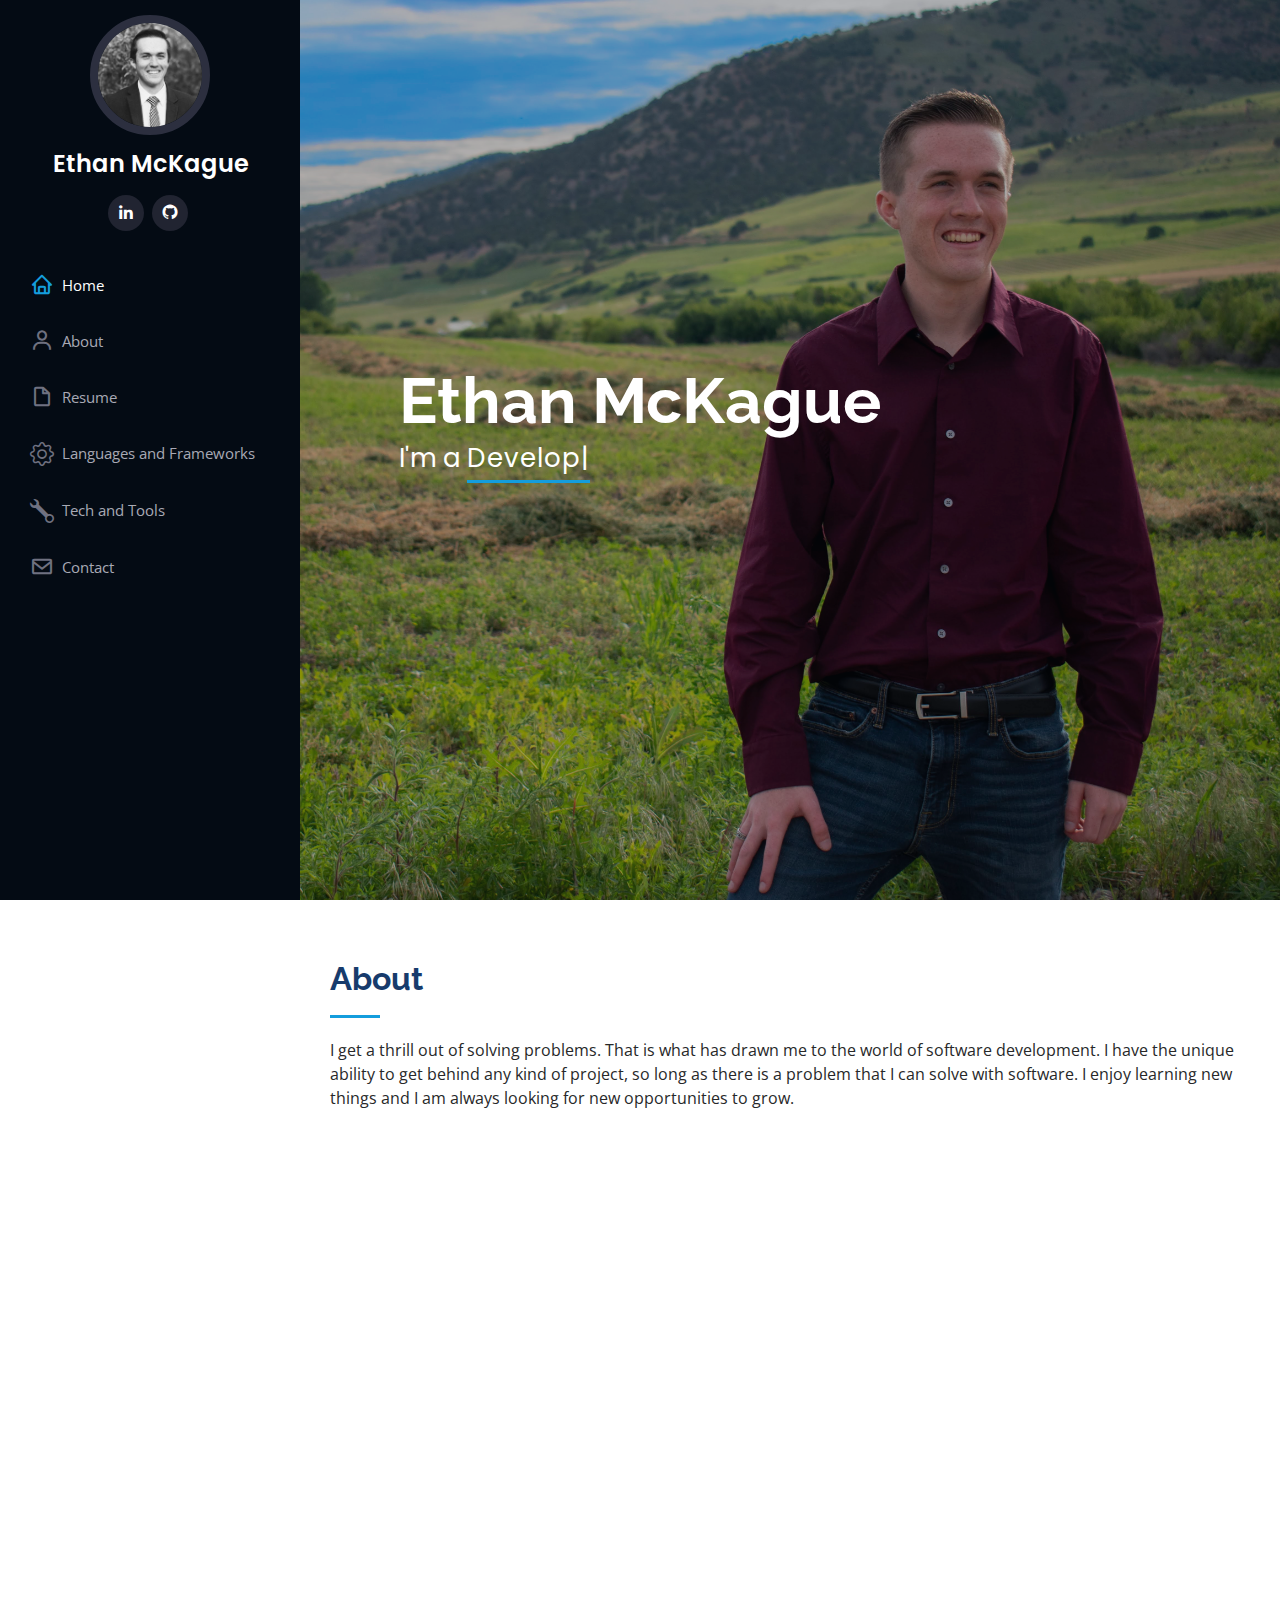
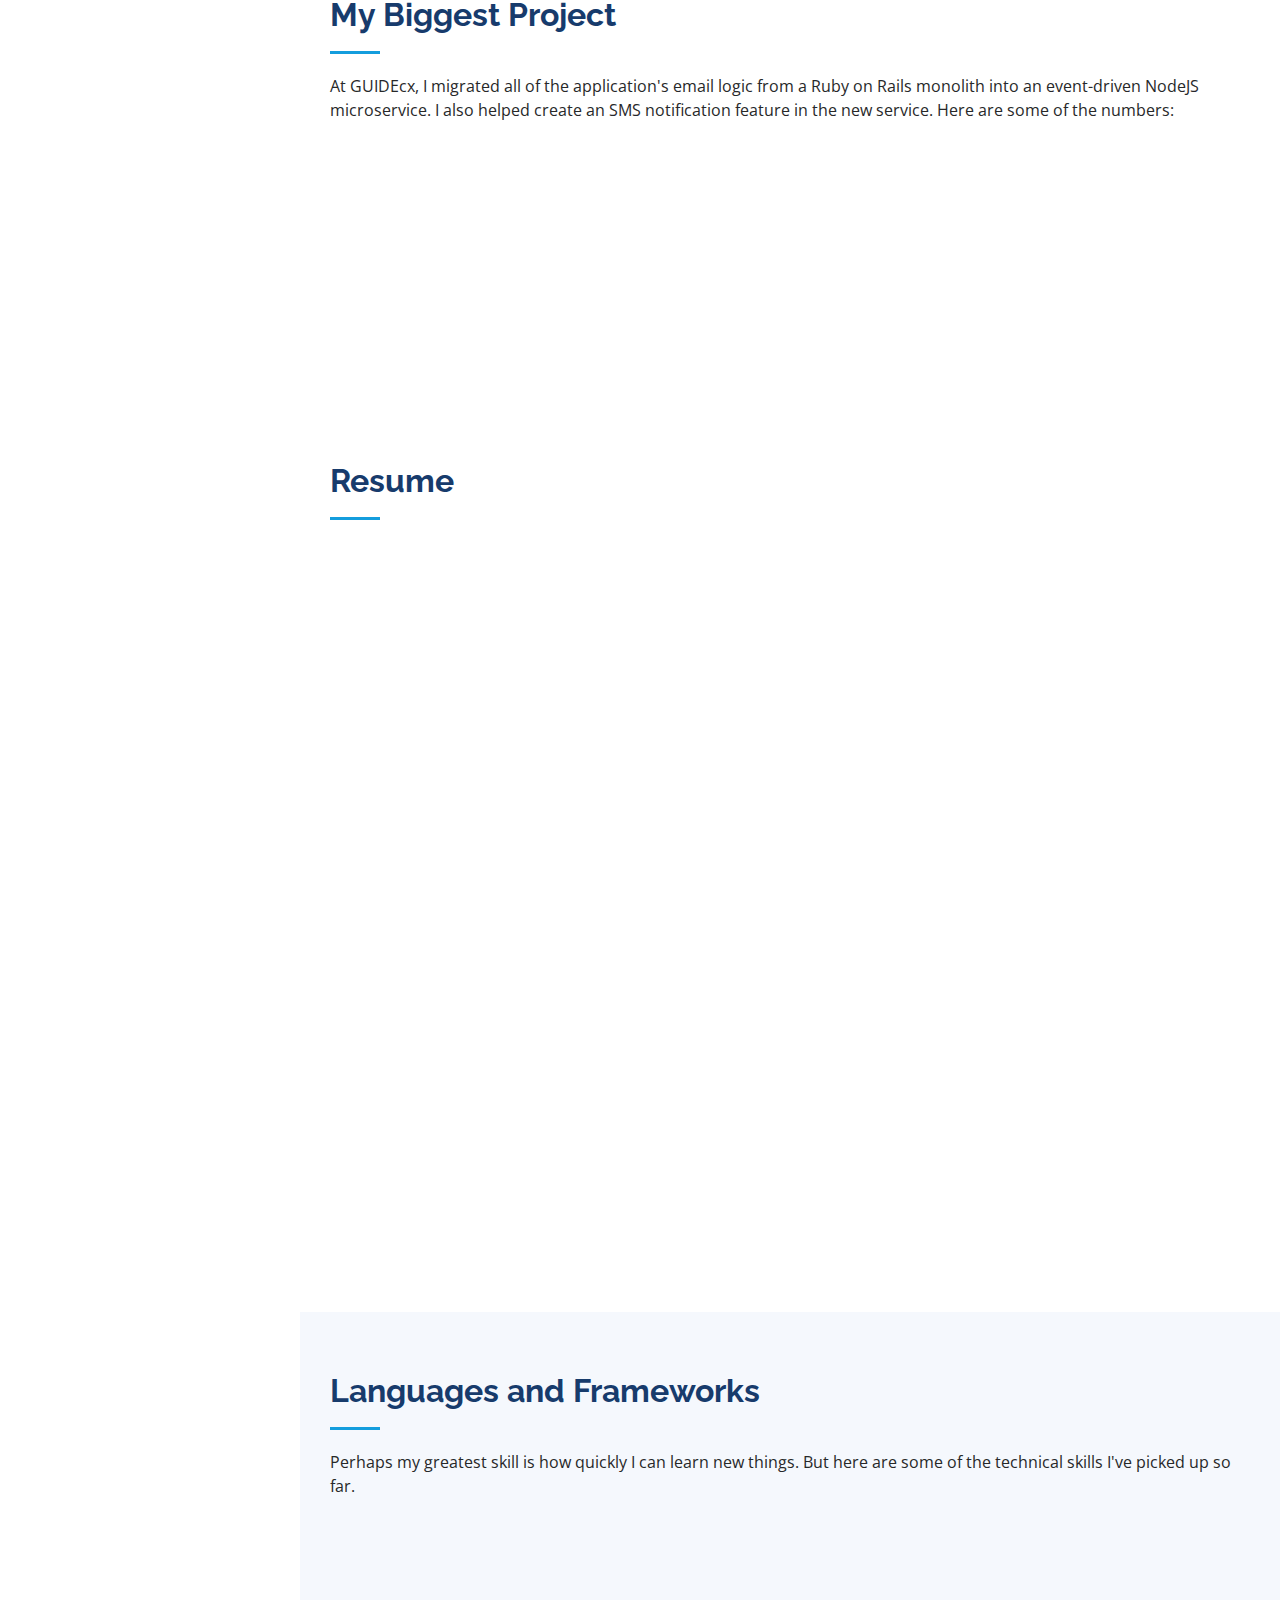
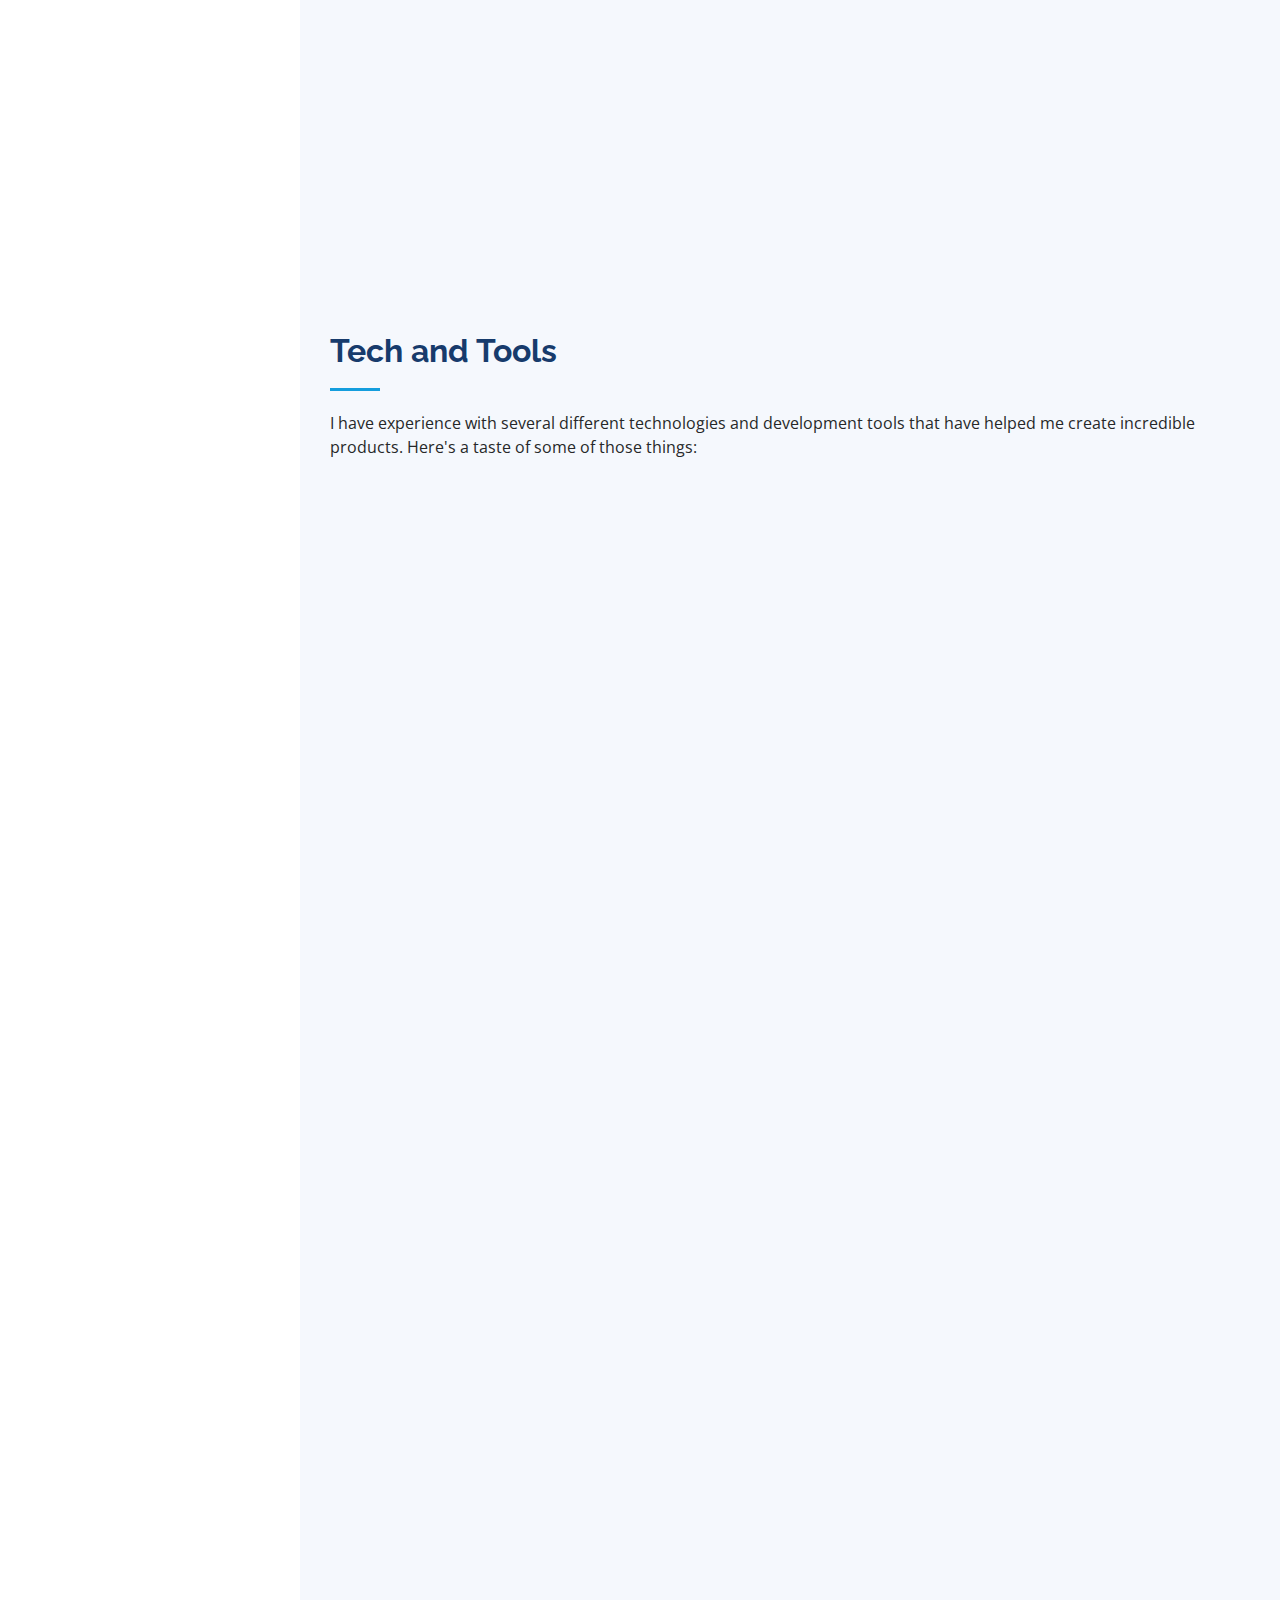
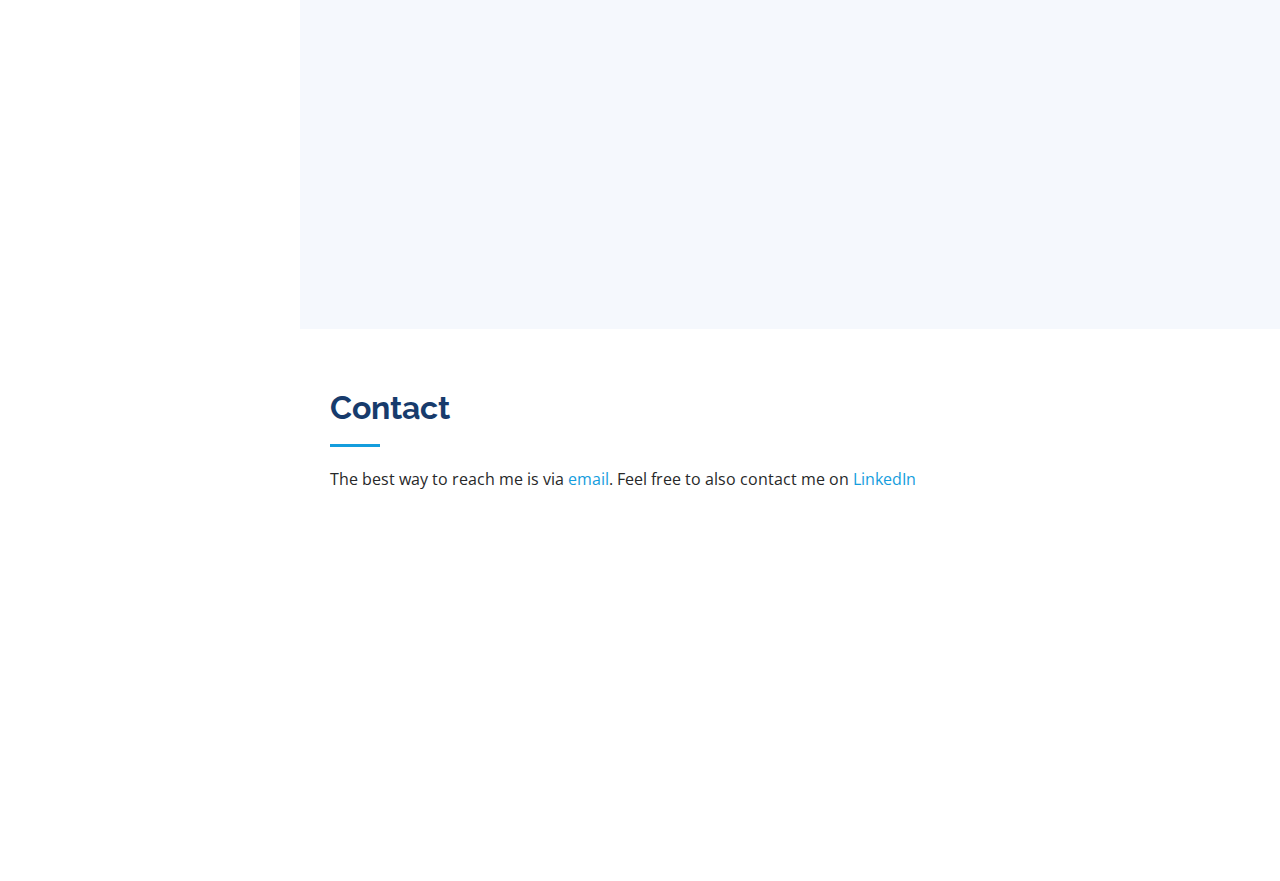
<file: index.html>
<!DOCTYPE html>
<html lang="en">

<head>
  <meta charset="utf-8">
  <meta content="width=device-width, initial-scale=1.0" name="viewport">

  <title>Ethan McKague</title>
  <meta content="" name="description">
  <meta content="" name="keywords">

  <!-- Favicons -->
  <link href="assets/img/favicon.ico" rel="icon">
  <link href="assets/img/apple-touch-icon.png" rel="apple-touch-icon">

  <!-- Google Fonts -->
  <link href="https://fonts.googleapis.com/css?family=Open+Sans:300,300i,400,400i,600,600i,700,700i|Raleway:300,300i,400,400i,500,500i,600,600i,700,700i|Poppins:300,300i,400,400i,500,500i,600,600i,700,700i" rel="stylesheet">

  <!-- Vendor CSS Files -->
  <link href="assets/vendor/aos/aos.css" rel="stylesheet">
  <link href="assets/vendor/bootstrap/css/bootstrap.min.css" rel="stylesheet">
  <link href="assets/vendor/bootstrap-icons/bootstrap-icons.css" rel="stylesheet">
  <link href="assets/vendor/boxicons/css/boxicons.min.css" rel="stylesheet">
  <link href="assets/vendor/glightbox/css/glightbox.min.css" rel="stylesheet">
  <link href="assets/vendor/swiper/swiper-bundle.min.css" rel="stylesheet">

  <!-- Template Main CSS File -->
  <link href="assets/css/style.css" rel="stylesheet">

  <!-- =======================================================
  * Template Name: iPortfolio
  * Updated: Sep 18 2023 with Bootstrap v5.3.2
  * Template URL: https://bootstrapmade.com/iportfolio-bootstrap-portfolio-websites-template/
  * Author: BootstrapMade.com
  * License: https://bootstrapmade.com/license/
  ======================================================== -->
</head>

<body>

  <!-- ======= Mobile nav toggle button ======= -->
  <i class="bi bi-list mobile-nav-toggle d-xl-none"></i>

  <!-- ======= Header ======= -->
  <header id="header">
    <div class="d-flex flex-column">

      <div class="profile">
        <img src="assets/img/profile-img.jpg" alt="" class="img-fluid rounded-circle">
        <h1 class="text-light"><a href="index.html">Ethan McKague</a></h1>
        <div class="social-links mt-3 text-center">
          <a href="https://www.linkedin.com/in/ethan-mckague/" target="_blank" class="linkedin"><i class="bx bxl-linkedin"></i></a>
          <a href="https://github.com/mckageth000" class="github"><i class="bx bxl-github"></i></a>
        </div>
      </div>

      <nav id="navbar" class="nav-menu navbar">
        <ul>
          <li><a href="#hero" class="nav-link scrollto active"><i class="bx bx-home"></i> <span>Home</span></a></li>
          <li><a href="#about" class="nav-link scrollto"><i class="bx bx-user"></i> <span>About</span></a></li>
          <li><a href="#resume" class="nav-link scrollto"><i class="bx bx-file-blank"></i> <span>Resume</span></a></li>
          <li><a href="#skills" class="nav-link scrollto"><i class="bx bi-gear"></i> <span>Languages and Frameworks</span></a></li>
          <li><a href="#portfolio" class="nav-link scrollto"><i class="bx bi-wrench"></i> <span>Tech and Tools</span></a></li>
          <li><a href="#contact" class="nav-link scrollto"><i class="bx bx-envelope"></i> <span>Contact</span></a></li>
        </ul>
      </nav><!-- .nav-menu -->
    </div>
  </header><!-- End Header -->

  <!-- ======= Hero Section ======= -->
  <section id="hero" class="d-flex flex-column justify-content-center align-items-center">
    <div class="hero-container" data-aos="fade-in">
      <h1>Ethan McKague</h1>
      <p>I'm a <span class="typed" data-typed-items="Developer, Problem Solver, Team Player, Creator"></span></p>
    </div>
  </section><!-- End Hero -->

  <main id="main">

    <!-- ======= About Section ======= -->
    <section id="about" class="about">
      <div class="container">

        <div class="section-title">
          <h2>About</h2>
          <p>I get a thrill out of solving problems. That is what has drawn me to the world of software development. I have the unique ability to get behind any kind of project, so long as there is a problem that I can solve with software. I enjoy learning new things and I am always looking for new opportunities to grow.</p>
        </div>

        <div class="row">
          <div class="col-lg-4" data-aos="fade-right">
            <img src="assets/img/personal-profile.jpg" class="img-fluid" alt="">
          </div>
          <div class="col-lg-8 pt-4 pt-lg-0 content" data-aos="fade-left">
            <h3>Software Engineer</h3>
            <p class="fst-italic">
              Strong focus in backend software development using tools like NodeJS, Dapr, Kubernetes, Docker, Redis, and PostgreSQL
            </p>
            <div class="row">
              <div class="col-lg-6">
                <ul>
                  <li><i class="bi bi-chevron-right"></i> <strong>Email:</strong> <span><a href="mailto:ethan@mckague.dev">ethan@mckague.dev</a></span></li>
                  <!-- <li><i class="bi bi-chevron-right"></i> <strong>Phone:</strong> <span>(360) 909-2985</span></li> -->
                  <li><i class="bi bi-chevron-right"></i> <strong>Located in:</strong> <span>Lehi, UT</span></li>
                </ul>
              </div>
              <div class="col-lg-6">
                <ul>
                </ul>
              </div>
            </div>
            <p>
              I do more than just develop software. I am an avid hiker and backpacker and I can never get enough of the beautiful outdoors. I am also an amateur musician, performing with several local community musical groups. My hands love to create more than just slick backend applications, too. Whether it's repairing my car, doing a woodworking project, or knitting a pair of socks, I enjoy creating with my two hands.              
            </p>
          </div>
        </div>

      </div>
    </section><!-- End About Section -->

    <!-- ======= Facts Section ======= -->
    <section id="facts" class="facts">
      <div class="container">

        <div class="section-title">
          <h2>My Biggest Project</h2>
          <p>At GUIDEcx, I migrated all of the application's email logic from a Ruby on Rails monolith into an event-driven NodeJS microservice. I also helped create an SMS notification feature in the new service. Here are some of the numbers:</p>
        </div>

        <div class="row no-gutters">

          <div class="col-lg-3 col-md-6 d-md-flex align-items-md-stretch" data-aos="fade-up">
            <div class="count-box">
              <i class="bi bi-envelope"></i>
              <span data-purecounter-start="100000" data-purecounter-end="1000000" data-purecounter-duration="1.3" data-purecounter-separator="true" class="purecounter"></span>
              <p><strong>Over 1 million emails</strong> delivered each month</p>
            </div>
          </div>

          <div class="col-lg-3 col-md-6 d-md-flex align-items-md-stretch" data-aos="fade-up" data-aos-delay="100">
            <div class="count-box">
              <i class="bi bi-phone"></i>
              <span data-purecounter-start="50" data-purecounter-end="1000" data-purecounter-duration="1.15" class="purecounter" data-purecounter-separator="true"></span>
              <p><strong>SMS Notifications</strong> delivered in the first week</p>
            </div>
          </div>

          <div class="col-lg-3 col-md-6 d-md-flex align-items-md-stretch" data-aos="fade-up" data-aos-delay="200">
            <div class="count-box">
              <i class="bi bi-box-arrow-in-down-right"></i>
              <span data-purecounter-start="300000" data-purecounter-end="400000" data-purecounter-duration="1" class="purecounter" data-purecounter-separator="true"></span>
              <p><strong>Requests per minute accepted</strong> when load tested</p>
            </div>
          </div>

          <div class="col-lg-3 col-md-6 d-md-flex align-items-md-stretch" data-aos="fade-up" data-aos-delay="300">
            <div class="count-box">
              <i class="bi bi-journal-richtext"></i>
              <span data-purecounter-start="0" data-purecounter-end="38" data-purecounter-duration="0.9" class="purecounter"></span>
              <p><strong>Notification templates</strong></p>
            </div>
          </div>

        </div>

      </div>
    </section><!-- End Facts Section -->

        <!-- ======= Resume Section ======= -->
        <section id="resume" class="resume">
          <div class="container">
    
            <div class="section-title">
              <h2>Resume</h2>
              <p></p>
            </div>
    
            <div class="row">
              <div class="col-lg-6" data-aos="fade-up">
                <h3 class="resume-title">Sumary</h3>
                <div class="resume-item pb-0">
                  <h4>Ethan McKague</h4>
                  <p><em>Growth-minded software engineer specializing in backend web applications.</em></p>
                  <ul>
                    <li>Lehi, UT</li>
                    <!-- <li>(360) 909-2985</li> -->
                    <li><a href="mailto:ethan@mckague.dev">ethan@mckague.dev</a></li>
                  </ul>
                </div>
    
                <h3 class="resume-title">Education</h3>
                <div class="resume-item">
                  <h4>Bachelor of Science in Computer Science</h4>
                  <h5>2020 - 2023</h5>
                  <p><em>Brigham Young University, Provo, UT</em></p>
                  <ul>
                    <li>
                      3.9 GPA
                    </li>
                    <li>
                      Dean's List
                    </li>
                    <li>
                      Business Minor
                    </li>
                  </ul>
                </div>
              </div>
              <div class="col-lg-6" data-aos="fade-up" data-aos-delay="100">
                <h3 class="resume-title">Professional Experience</h3>
                <div class="resume-item">
                  <h4>Software Engineer I</h4>
                  <h5>2022 - Present</h5>
                  <p><em>GUIDEcx, Lehi, UT </em></p>
                  <ul>
                    <li>Developed an event-driven notification service using Apache Kafka and NodeJS</li>
                    <li>Innovated the product's approach to email customization</li>
                    <li>Taught other engineers the value of clean and well-tested code</li>
                  </ul>
                </div>
                <div class="resume-item">
                  <h4>Project Manager Intern</h4>
                  <h5>2022 - 2023</h5>
                  <p><em>African Braiding Salon, Meridian, ID</em></p>
                  <ul>
                    <li>Prepared a web and social media marketing campaign for a young startup</li>
                    <li>Organized a team of 5 interns to design and build a website, meeting deadlines along the way</li>
                    <li>Worked closely with an immigrant business owner to help translate a vision into concrete goals and plans</li>
                  </ul>
                </div>
              </div>
            </div>
    
          </div>
        </section><!-- End Resume Section -->

    <!-- ======= Skills Section ======= -->
    <section id="skills" class="skills section-bg">
      <div class="container">

        <div class="section-title">
          <h2>Languages and Frameworks</h2>
          <p>Perhaps my greatest skill is how quickly I can learn new things. But here are some of the technical skills I've picked up so far.</p>
        </div>
        <div class="row skills-content">

          <div class="col-lg-6" data-aos="fade-up">

            <div class="skill-wrapper">
              <div class="progress">
                <span class="skill">NodeJS <i class="val">100%</i></span>
                <div class="progress-bar-wrap">
                  <div class="progress-bar" role="progressbar" aria-valuenow="100" aria-valuemin="0" aria-valuemax="100"></div>
                </div>
              </div>
              <div class="skill-tooltip"><span>I first learned NodeJS in college, but have since used it extensively in an internship and in my first big project with GUIDEcx.</span></div>
            </div>

            <div class="skill-wrapper">
              <div class="progress">
                <span class="skill">Typescript <i class="val">95%</i></span>
                <div class="progress-bar-wrap">
                  <div class="progress-bar" role="progressbar" aria-valuenow="95" aria-valuemin="0" aria-valuemax="100"></div>
                </div>
              </div>
              <div class="skill-tooltip"><span>Typescript is my language of choice with NodeJS. I love that how much the type safety increases my development velocity.</span></div>
            </div>

            <div class="skill-wrapper">
              <div class="progress">
                <span class="skill">HTML/CSS <i class="val">80%</i></span>
                <div class="progress-bar-wrap">
                  <div class="progress-bar" role="progressbar" aria-valuenow="80" aria-valuemin="0" aria-valuemax="100"></div>
                </div>
              </div>
              <div class="skill-tooltip"><span>I have created dozens of HTML email templates with consistent display across all email clients, despite varying HTML/CSS rendering rules.</span></div>
            </div>

            <div class="skill-wrapper">
              <div class="progress">
                <span class="skill">SQL <i class="val">65%</i></span>
                <div class="progress-bar-wrap">
                  <div class="progress-bar" role="progressbar" aria-valuenow="65" aria-valuemin="0" aria-valuemax="100"></div>
                </div>
              </div>
              <div class="skill-tooltip"><span>My biggest strength here is in my understanding of relational database concepts. SQL is simply a tool for me to express that understanding.</span></div>
            </div>

          </div>

          <div class="col-lg-6" data-aos="fade-up" data-aos-delay="100">

            <div class="skill-wrapper">
              <div class="progress">
                <span class="skill">Ruby on Rails <i class="val">75%</i></span>
                <div class="progress-bar-wrap">
                  <div class="progress-bar" role="progressbar" aria-valuenow="75" aria-valuemin="0" aria-valuemax="100"></div>
                </div>
              </div>
              <div class="skill-tooltip"><span>I've spent many hours maintaining and extending a legacy RoR GraphQL API.</span></div>
            </div>

            <div class="skill-wrapper">
              <div class="progress">
                <span class="skill">Golang<i class="val">65%</i></span>
                <div class="progress-bar-wrap">
                  <div class="progress-bar" role="progressbar" aria-valuenow="65" aria-valuemin="0" aria-valuemax="100"></div>
                </div>
              </div>
              <div class="skill-tooltip"><span>This was the language of choice for rebuilding a monolith backend into a microservice backend.</span></div>
            </div>

            <div class="skill-wrapper">
              <div class="progress">
                <span class="skill">React &amp; NextJS <i class="val">50%</i></span>
                <div class="progress-bar-wrap">
                  <div class="progress-bar" role="progressbar" aria-valuenow="50" aria-valuemin="0" aria-valuemax="100"></div>
                </div>
              </div>
              <div class="skill-tooltip"><span>This is where the majority of my frontend development experience has taken place.</span></div>
            </div>

            <div class="skill-wrapper">
              <div class="progress">
                <span class="skill">C/C++ <i class="val">45%</i></span>
                <div class="progress-bar-wrap">
                  <div class="progress-bar" role="progressbar" aria-valuenow="45" aria-valuemin="0" aria-valuemax="100"></div>
                </div>
              </div>
              <div class="skill-tooltip"><span>Used in school to learn low level systems concepts.</span></div>
            </div>

          </div>

        </div>

      </div>
    </section><!-- End Skills Section -->

    <!-- ======= Portfolio Section ======= -->
    <section id="portfolio" class="portfolio section-bg">
      <div class="container">

        <div class="section-title">
          <h2>Tech and Tools</h2>
          <p>I have experience with several different technologies and development tools that have helped me create incredible products. Here's a taste of some of those things:</p>
        </div>

        <!-- <div class="row" data-aos="fade-up">
          <div class="col-lg-12 d-flex justify-content-center">
            <ul id="portfolio-flters">
              <li data-filter="*" class="filter-active">All</li>
              <li data-filter=".filter-app">App</li>
              <li data-filter=".filter-card">Card</li>
              <li data-filter=".filter-web">Web</li>
            </ul>
          </div>
        </div> -->

        <div class="" data-aos="fade-up" data-aos-delay="100">
          <div class="photo-row">
            <div class="portfolio-item">
              <div class="portfolio-wrap">
                <img src="assets/img/portfolio/dapr.png" class="img-fluid" alt="Dapr logo">
                <div class="portfolio-links">
                  <a href="https://dapr.io" title="Dapr"><i class="bx bx-link"></i>Dapr</a>
                </div>
              </div>
              <span>Dapr</span>
            </div>

            <div class="portfolio-item">
              <div class="portfolio-wrap">
                <img src="assets/img/portfolio/docker.png" class="img-fluid" alt="Docker logo">
                <div class="portfolio-links">
                  <a href="https://www.docker.com/" title="Docker"><i class="bx bx-link"></i>Docker</a>
                </div>
              </div>
              <span>Docker</span>
            </div>

            <div class="portfolio-item">
              <div class="portfolio-wrap">
                <img src="assets/img/portfolio/kubernetes.png" class="img-fluid" alt="Kubernetes logo">
                <div class="portfolio-links">
                  <a href="https://kubernetes.io/" title="Kubernetes"><i class="bx bx-link"></i>Kubernetes</a>
                </div>
              </div>
              <span>Kubernetes</span>
            </div>
          </div>
            
          <div class="photo-row">
            <div class="portfolio-item">
              <div class="portfolio-wrap">
                <img src="assets/img/portfolio/sendgrid.png" class="img-fluid" alt="SendGrid logo">
                <div class="portfolio-links">
                  <a href="https://sendgrid.com" title="SendGrid"><i class="bx bx-link"></i>Twilio SendGrid</a>
                </div>
              </div>
              <span>Twilio SendGrid</span>
            </div>

            <div class="portfolio-item">
              <div class="portfolio-wrap">
                <img src="assets/img/portfolio/ecs.png" class="img-fluid" alt="AWS ECS logo">
                <div class="portfolio-links">
                  <a href="https://aws.amazon.com/ecs/" title="AWS ECS"><i class="bx bx-link"></i>AWS ECS</a>
                </div>
              </div>
              <span>AWS ECS</span>
            </div>

            <div class="portfolio-item">
              <div class="portfolio-wrap">
                <img src="assets/img/portfolio/lambda.png" class="img-fluid" alt="AWS Lambda logo">
                <div class="portfolio-links">
                  <a href="https://aws.amazon.com/pm/lambda/" title="AWS Lambda"><i class="bx bx-link"></i>AWS Lambda</a>
                </div>
              </div>
              <span>AWS Lambda</span>
            </div>
          </div>
            
          <div class="photo-row">
            <div class="portfolio-item">
              <div class="portfolio-wrap">
                <img src="assets/img/portfolio/cloudwatch.png" class="img-fluid" alt="AWS Cloudwatch logo">
                <div class="portfolio-links">
                  <a href="https://docs.aws.amazon.com/AmazonCloudWatch/latest/monitoring/WhatIsCloudWatch.html" title="AWS Cloudwatch"><i class="bx bx-link"></i>AWS Cloudwatch</a>
                </div>
              </div>
              <span>AWS Cloudwatch</span>
            </div>

            <div class="portfolio-item">
              <div class="portfolio-wrap">
                <img src="assets/img/portfolio/postgres.png" class="img-fluid" alt="PostgreSQL logo">
                <div class="portfolio-links">
                  <a href="https://www.postgresql.org/" title="PostgreSQL"><i class="bx bx-link"></i>PostgreSQL</a>
                </div>
              </div>
              <span>PostgreSQL</span>
            </div>

            <div class="portfolio-item">
              <div class="portfolio-wrap">
                <img src="assets/img/portfolio/redis.png" class="img-fluid" alt="Redis logo">
                <div class="portfolio-links">
                  <a href="https://redis.io/" title="Redis"><i class="bx bx-link"></i>Redis</a>
                </div>
              </div>
              <span>Redis</span>
            </div>
          </div>
            
          <div class="photo-row">
            <div class="portfolio-item">
              <div class="portfolio-wrap">
                <img src="assets/img/portfolio/mongo.png" class="img-fluid" alt="MongoDB logo">
                <div class="portfolio-links">
                  <a href="https://www.mongodb.com/" title="MongoDB"><i class="bx bx-link"></i>MongoDB</a>
                </div>
              </div>
              <span>MongoDB</span>
            </div>

            <div class="portfolio-item">
              <div class="portfolio-wrap">
                <img src="assets/img/portfolio/prisma.png" class="img-fluid" alt="Prisma logo">
                <div class="portfolio-links">
                  <a href="https://www.prisma.io/" title="Prisma"><i class="bx bx-link"></i>Prisma</a>
                </div>
              </div>
              <span>Prisma</span>
            </div>
          </div>

        </div>

      </div>
    </section>
    <!-- End Portfolio Section -->

    <!-- ======= Contact Section ======= -->
    <section id="contact" class="contact">
      <div class="container">

        <div class="section-title">
          <h2>Contact</h2>
          <p>The best way to reach me is via <a href="mailto:ethan@mckague.dev">email</a>. Feel free to also contact me on <a href="https://www.linkedin.com/in/ethan-mckague/">LinkedIn</a></p>
        </div>

        <div class="row" data-aos="fade-in">

          <div class="col-lg-4 d-flex align-items-stretch">
            <div class="info">
              <div class="email">
                <i class="bi bi-envelope"></i>
                <h4>Email:</h4>
                <p><a href="ethan@mckague.dev">ethan@mckague.dev</a></p>
              </div>

              <!-- <div class="phone">
                <i class="bi bi-phone"></i>
                <h4>Phone:</h4>
                <p>(360) 909-2985</p>
              </div> -->

              <div class="linkedin">
                <i class="bx bxl-linkedin"></i>
                <h4>LinkedIn:</h4>
                <p><a href="https://www.linkedin.com/in/ethan-mckague/">View my profile</a></p>
              </div>
            </div>

          </div>

          <!-- <div class="col-lg-7 mt-5 mt-lg-0 d-flex align-items-stretch">
            <form action="forms/contact.php" method="post" role="form" class="php-email-form">
              <div class="row">
                <div class="form-group col-md-6">
                  <label for="name">Your Name</label>
                  <input type="text" name="name" class="form-control" id="name" required>
                </div>
                <div class="form-group col-md-6">
                  <label for="name">Your Email</label>
                  <input type="email" class="form-control" name="email" id="email" required>
                </div>
              </div>
              <div class="form-group">
                <label for="name">Subject</label>
                <input type="text" class="form-control" name="subject" id="subject" required>
              </div>
              <div class="form-group">
                <label for="name">Message</label>
                <textarea class="form-control" name="message" rows="10" required></textarea>
              </div>
              <div class="form-group d-none">
                <input type="text" class="form-control" name="first_name">
                <div class="validate"></div>
              </div>
              <div class="my-3">
                <div class="loading">Loading</div>
                <div class="error-message"></div>
                <div class="sent-message">Your message has been sent. Thank you!</div>
              </div>
              <div class="text-center"><button type="submit">Send Message</button></div>
            </form>
          </div> -->

        </div>

      </div>
    </section><!-- End Contact Section -->

  </main><!-- End #main -->

  <a href="#" class="back-to-top d-flex align-items-center justify-content-center"><i class="bi bi-arrow-up-short"></i></a>

  <!-- Vendor JS Files -->
  <script src="assets/vendor/purecounter/purecounter_vanilla.js"></script>
  <script src="assets/vendor/aos/aos.js"></script>
  <script src="assets/vendor/bootstrap/js/bootstrap.bundle.min.js"></script>
  <script src="assets/vendor/glightbox/js/glightbox.min.js"></script>
  <script src="assets/vendor/isotope-layout/isotope.pkgd.min.js"></script>
  <script src="assets/vendor/swiper/swiper-bundle.min.js"></script>
  <script src="assets/vendor/typed.js/typed.umd.js"></script>
  <script src="assets/vendor/waypoints/noframework.waypoints.js"></script>
  <script src="assets/vendor/php-email-form/validate.js"></script>

  <!-- Template Main JS File -->
  <script src="assets/js/main.js"></script>

</body>

</html>
</file>
<file: assets/css/style.css>
/**
* Template Name: iPortfolio
* Updated: Sep 18 2023 with Bootstrap v5.3.2
* Template URL: https://bootstrapmade.com/iportfolio-bootstrap-portfolio-websites-template/
* Author: BootstrapMade.com
* License: https://bootstrapmade.com/license/
*/

/*--------------------------------------------------------------
# General
--------------------------------------------------------------*/
body {
  font-family: "Open Sans", sans-serif;
  color: #272829;
}

a {
  color: #149ddd;
  text-decoration: none;
}

a:hover {
  color: #37b3ed;
  text-decoration: none;
}

h1,
h2,
h3,
h4,
h5,
h6 {
  font-family: "Raleway", sans-serif;
}

/*--------------------------------------------------------------
# Back to top button
--------------------------------------------------------------*/
.back-to-top {
  position: fixed;
  visibility: hidden;
  opacity: 0;
  right: 15px;
  bottom: 15px;
  z-index: 996;
  background: #149ddd;
  width: 40px;
  height: 40px;
  border-radius: 50px;
  transition: all 0.4s;
}

.back-to-top i {
  font-size: 28px;
  color: #fff;
  line-height: 0;
}

.back-to-top:hover {
  background: #2eafec;
  color: #fff;
}

.back-to-top.active {
  visibility: visible;
  opacity: 1;
}

/*--------------------------------------------------------------
# Header
--------------------------------------------------------------*/
#header {
  position: fixed;
  top: 0;
  left: 0;
  bottom: 0;
  width: 300px;
  transition: all ease-in-out 0.5s;
  z-index: 9997;
  transition: all 0.5s;
  padding: 0 15px;
  background: #040b14;
  overflow-y: auto;
}

#header .profile img {
  margin: 15px auto;
  display: block;
  width: 120px;
  border: 8px solid #2c2f3f;
}

#header .profile h1 {
  font-size: 24px;
  margin: 0;
  padding: 0;
  font-weight: 600;
  -moz-text-align-last: center;
  text-align-last: center;
  font-family: "Poppins", sans-serif;
}

#header .profile h1 a,
#header .profile h1 a:hover {
  color: #fff;
  text-decoration: none;
}

#header .profile .social-links a {
  font-size: 18px;
  display: inline-block;
  background: #212431;
  color: #fff;
  line-height: 1;
  padding: 8px 0;
  margin-right: 4px;
  border-radius: 50%;
  text-align: center;
  width: 36px;
  height: 36px;
  transition: 0.3s;
}

#header .profile .social-links a:hover {
  background: #149ddd;
  color: #fff;
  text-decoration: none;
}

#main {
  margin-left: 300px;
}

.container,
.container-fluid {
  padding-left: 30px;
  padding-right: 30px;
}

@media (max-width: 1199px) {
  #header {
    left: -300px;
  }

  #main {
    margin-left: 0;
  }

  .container,
  .container-fluid {
    padding-left: 12px;
    padding-right: 12px;
  }
}

/*--------------------------------------------------------------
# Navigation Menu
--------------------------------------------------------------*/
/* Desktop Navigation */
.nav-menu {
  padding: 30px 0 0 0;
}

.nav-menu * {
  margin: 0;
  padding: 0;
  list-style: none;
}

.nav-menu>ul>li {
  position: relative;
  white-space: nowrap;
}

.nav-menu a,
.nav-menu a:focus {
  display: flex;
  align-items: center;
  color: #a8a9b4;
  padding: 12px 15px;
  margin-bottom: 8px;
  transition: 0.3s;
  font-size: 15px;
}

.nav-menu a i,
.nav-menu a:focus i {
  font-size: 24px;
  padding-right: 8px;
  color: #6f7180;
}

.nav-menu a:hover,
.nav-menu .active,
.nav-menu .active:focus,
.nav-menu li:hover>a {
  text-decoration: none;
  color: #fff;
}

.nav-menu a:hover i,
.nav-menu .active i,
.nav-menu .active:focus i,
.nav-menu li:hover>a i {
  color: #149ddd;
}

/* Mobile Navigation */
.mobile-nav-toggle {
  position: fixed;
  right: 15px;
  top: 15px;
  z-index: 9998;
  border: 0;
  font-size: 24px;
  transition: all 0.4s;
  outline: none !important;
  background-color: #149ddd;
  color: #fff;
  width: 40px;
  height: 40px;
  display: inline-flex;
  align-items: center;
  justify-content: center;
  line-height: 0;
  border-radius: 50px;
  cursor: pointer;
}

.mobile-nav-active {
  overflow: hidden;
}

.mobile-nav-active #header {
  left: 0;
}

/*--------------------------------------------------------------
# Hero Section
--------------------------------------------------------------*/
#hero {
  width: 100%;
  height: 100vh;
  background: url("../img/hero-bg.jpg");
  background-size: cover;
}

#hero:before {
  content: "";
  background: rgba(5, 13, 24, 0.3);
  position: absolute;
  bottom: 0;
  top: 0;
  left: 0;
  right: 0;
  z-index: 1;
}

#hero .hero-container {
  position: relative;
  z-index: 2;
  min-width: 300px;
}

#hero h1 {
  margin: 0 0 10px 0;
  font-size: 64px;
  font-weight: 700;
  line-height: 56px;
  color: #fff;
}

#hero p {
  color: #fff;
  margin-bottom: 50px;
  font-size: 26px;
  font-family: "Poppins", sans-serif;
}

#hero p span {
  color: #fff;
  padding-bottom: 4px;
  letter-spacing: 1px;
  border-bottom: 3px solid #149ddd;
}

@media (min-width: 1024px) {
  #hero {
    background-attachment: fixed;
  }
}

@media (max-width: 768px) {
  #hero h1 {
    font-size: 28px;
    line-height: 36px;
  }

  #hero h2 {
    font-size: 18px;
    line-height: 24px;
    margin-bottom: 30px;
  }
}

/*--------------------------------------------------------------
# Sections General
--------------------------------------------------------------*/
section {
  padding: 60px 0;
  overflow: hidden;
}

.section-bg {
  background: #f5f8fd;
}

.section-title {
  padding-bottom: 30px;
}

.section-title h2 {
  font-size: 32px;
  font-weight: bold;
  margin-bottom: 20px;
  padding-bottom: 20px;
  position: relative;
  color: #173b6c;
}

.section-title h2::after {
  content: "";
  position: absolute;
  display: block;
  width: 50px;
  height: 3px;
  background: #149ddd;
  bottom: 0;
  left: 0;
}

.section-title p {
  margin-bottom: 0;
}

/*--------------------------------------------------------------
# About
--------------------------------------------------------------*/
.about .content h3 {
  font-weight: 700;
  font-size: 26px;
  color: #173b6c;
}

.about .content ul {
  list-style: none;
  padding: 0;
}

.about .content ul li {
  margin-bottom: 20px;
  display: flex;
  align-items: center;
}

.about .content ul strong {
  margin-right: 10px;
}

.about .content ul i {
  font-size: 16px;
  margin-right: 5px;
  color: #149ddd;
  line-height: 0;
}

.about .content p:last-child {
  margin-bottom: 0;
}

/*--------------------------------------------------------------
# Facts
--------------------------------------------------------------*/
.facts {
  padding-bottom: 30px;
}

.facts .count-box {
  padding: 30px;
  width: 100%;
}

.facts .count-box i {
  display: block;
  font-size: 44px;
  color: #149ddd;
  float: left;
  line-height: 0;
}

.facts .count-box span {
  font-size: 48px;
  line-height: 40px;
  display: block;
  font-weight: 700;
  color: #050d18;
  margin-left: 60px;
}

.facts .count-box p {
  padding: 15px 0 0 0;
  margin: 0 0 0 60px;
  font-family: "Raleway", sans-serif;
  font-size: 14px;
  color: #122f57;
}

.facts .count-box a {
  font-weight: 600;
  display: block;
  margin-top: 20px;
  color: #122f57;
  font-size: 15px;
  font-family: "Poppins", sans-serif;
  transition: ease-in-out 0.3s;
}

.facts .count-box a:hover {
  color: #1f5297;
}

/*--------------------------------------------------------------
# Skills
--------------------------------------------------------------*/
.skills .progress {
  height: 60px;
  display: block;
  background: none;
  border-radius: 0;
}

.skills .progress .skill {
  text-transform: uppercase;
  display: block;
  font-weight: 600;
  font-family: "Poppins", sans-serif;
  color: #050d18;
}

.skills .skill {
  margin: 0 0 6px 0;
}

.progress {
  margin: 10px;
}

.skills .progress .skill .val {
  float: right;
  font-style: normal;
}

.skills .progress-bar-wrap {
  background: #dce8f8;
  height: 10px;
}

.skills .progress-bar {
  width: 1px;
  height: 10px;
  transition: 0.9s;
  background-color: #149ddd;
}

/*--------------------------------------------------------------
# Resume
--------------------------------------------------------------*/
.resume .resume-title {
  font-size: 26px;
  font-weight: 700;
  margin-top: 20px;
  margin-bottom: 20px;
  color: #050d18;
}

.resume .resume-item {
  padding: 0 0 20px 20px;
  margin-top: -2px;
  border-left: 2px solid #1f5297;
  position: relative;
}

.resume .resume-item h4 {
  line-height: 18px;
  font-size: 18px;
  font-weight: 600;
  text-transform: uppercase;
  font-family: "Poppins", sans-serif;
  color: #050d18;
  margin-bottom: 10px;
}

.resume .resume-item h5 {
  font-size: 16px;
  background: #e4edf9;
  padding: 5px 15px;
  display: inline-block;
  font-weight: 600;
  margin-bottom: 10px;
}

.resume .resume-item ul {
  padding-left: 20px;
}

.resume .resume-item ul li {
  padding-bottom: 10px;
}

.resume .resume-item:last-child {
  padding-bottom: 0;
}

.resume .resume-item::before {
  content: "";
  position: absolute;
  width: 16px;
  height: 16px;
  border-radius: 50px;
  left: -9px;
  top: 0;
  background: #fff;
  border: 2px solid #1f5297;
}

/*--------------------------------------------------------------
# Portfolio
--------------------------------------------------------------*/
.portfolio .portfolio-item {
  margin-bottom: 30px;
}

.portfolio-item {
  position: relative !important;
}

.portfolio #portfolio-flters {
  padding: 0;
  margin: 0 auto 35px auto;
  list-style: none;
  text-align: center;
  background: #fff;
  border-radius: 50px;
  padding: 2px 15px;
}

.portfolio #portfolio-flters li {
  cursor: pointer;
  display: inline-block;
  padding: 10px 15px 8px 15px;
  font-size: 14px;
  font-weight: 600;
  line-height: 1;
  text-transform: uppercase;
  color: #272829;
  margin-bottom: 5px;
  transition: all 0.3s ease-in-out;
}

.portfolio #portfolio-flters li:hover,
.portfolio #portfolio-flters li.filter-active {
  color: #149ddd;
}

.portfolio #portfolio-flters li:last-child {
  margin-right: 0;
}

.portfolio .portfolio-wrap {
  transition: 0.3s;
  position: relative;
  overflow: hidden;
  z-index: 1;
}

.portfolio .portfolio-wrap::before {
  content: "";
  background: rgba(255, 255, 255, 0.5);
  position: absolute;
  left: 0;
  right: 0;
  top: 0;
  bottom: 0;
  transition: all ease-in-out 0.3s;
  z-index: 2;
  opacity: 0;
}

.portfolio .portfolio-wrap .portfolio-links {
  opacity: 1;
  left: 0;
  right: 0;
  bottom: -60px;
  z-index: 3;
  position: absolute;
  transition: all ease-in-out 0.3s;
  display: flex;
  justify-content: center;
}

.portfolio .portfolio-wrap .portfolio-links a {
  color: #fff;
  font-size: 18px;
  text-align: center;
  background: rgba(20, 157, 221, 0.75);
  transition: 0.3s;
  width: 100%;
}

.portfolio .portfolio-wrap .portfolio-links a:hover {
  background: rgba(20, 157, 221, 0.95);
}

.portfolio .portfolio-wrap .portfolio-links a+a {
  border-left: 1px solid #37b3ed;
}

.portfolio .portfolio-wrap:hover::before {
  top: 0;
  left: 0;
  right: 0;
  bottom: 0;
  opacity: 1;
}

/*--------------------------------------------------------------
# Portfolio Details
--------------------------------------------------------------*/
.portfolio-details {
  padding-top: 40px;
}

.portfolio-details .portfolio-details-slider img {
  width: 100%;
}

.portfolio-details .portfolio-details-slider .swiper-pagination {
  margin-top: 20px;
  position: relative;
}

.portfolio-details .portfolio-details-slider .swiper-pagination .swiper-pagination-bullet {
  width: 12px;
  height: 12px;
  background-color: #fff;
  opacity: 1;
  border: 1px solid #149ddd;
}

.portfolio-details .portfolio-details-slider .swiper-pagination .swiper-pagination-bullet-active {
  background-color: #149ddd;
}

.portfolio-details .portfolio-info {
  padding: 30px;
  box-shadow: 0px 0 30px rgba(5, 13, 24, 0.08);
}

.portfolio-details .portfolio-info h3 {
  font-size: 22px;
  font-weight: 700;
  margin-bottom: 20px;
  padding-bottom: 20px;
  border-bottom: 1px solid #eee;
}

.portfolio-details .portfolio-info ul {
  list-style: none;
  padding: 0;
  font-size: 15px;
}

.portfolio-details .portfolio-info ul li+li {
  margin-top: 10px;
}

.portfolio-details .portfolio-description {
  padding-top: 30px;
}

.portfolio-details .portfolio-description h2 {
  font-size: 26px;
  font-weight: 700;
  margin-bottom: 20px;
}

.portfolio-details .portfolio-description p {
  padding: 0;
}

/*--------------------------------------------------------------
# Services
--------------------------------------------------------------*/
.services .icon-box {
  margin-bottom: 20px;
}

.services .icon {
  float: left;
  display: flex;
  align-items: center;
  justify-content: center;
  width: 54px;
  height: 54px;
  background: #149ddd;
  border-radius: 50%;
  transition: 0.5s;
  border: 1px solid #149ddd;
}

.services .icon i {
  color: #fff;
  font-size: 24px;
  line-height: 0;
}

.services .icon-box:hover .icon {
  background: #fff;
}

.services .icon-box:hover .icon i {
  color: #149ddd;
}

.services .title {
  margin-left: 80px;
  font-weight: 700;
  margin-bottom: 15px;
  font-size: 18px;
}

.services .title a {
  color: #343a40;
}

.services .title a:hover {
  color: #149ddd;
}

.services .description {
  margin-left: 80px;
  line-height: 24px;
  font-size: 14px;
}

/*--------------------------------------------------------------
# Testimonials
--------------------------------------------------------------*/
.testimonials .testimonials-carousel,
.testimonials .testimonials-slider {
  overflow: hidden;
}

.testimonials .testimonial-item {
  box-sizing: content-box;
  text-align: center;
  min-height: 320px;
}

.testimonials .testimonial-item .testimonial-img {
  width: 90px;
  border-radius: 50%;
  margin: 0 auto;
}

.testimonials .testimonial-item h3 {
  font-size: 18px;
  font-weight: bold;
  margin: 10px 0 5px 0;
  color: #111;
}

.testimonials .testimonial-item h4 {
  font-size: 14px;
  color: #999;
  margin: 0;
}

.testimonials .testimonial-item .quote-icon-left,
.testimonials .testimonial-item .quote-icon-right {
  color: #c3e8fa;
  font-size: 26px;
}

.testimonials .testimonial-item .quote-icon-left {
  display: inline-block;
  left: -5px;
  position: relative;
}

.testimonials .testimonial-item .quote-icon-right {
  display: inline-block;
  right: -5px;
  position: relative;
  top: 10px;
}

.testimonials .testimonial-item p {
  font-style: italic;
  margin: 0 15px 15px 15px;
  padding: 20px;
  background: #fff;
  position: relative;
  margin-bottom: 35px;
  border-radius: 6px;
  box-shadow: 0px 2px 15px rgba(0, 0, 0, 0.1);
}

.testimonials .testimonial-item p::after {
  content: "";
  width: 0;
  height: 0;
  border-top: 20px solid #fff;
  border-right: 20px solid transparent;
  border-left: 20px solid transparent;
  position: absolute;
  bottom: -20px;
  left: calc(50% - 20px);
}

.testimonials .swiper-pagination {
  margin-top: 20px;
  position: relative;
}

.testimonials .swiper-pagination .swiper-pagination-bullet {
  width: 12px;
  height: 12px;
  background-color: #fff;
  opacity: 1;
  border: 1px solid #149ddd;
}

.testimonials .swiper-pagination .swiper-pagination-bullet-active {
  background-color: #149ddd;
}

/*--------------------------------------------------------------
# Contact
--------------------------------------------------------------*/
.contact {
  padding-bottom: 130px;
}

.contact .info {
  padding: 30px;
  background: #fff;
  width: 100%;
  box-shadow: 0 0 24px 0 rgba(0, 0, 0, 0.12);
}

.contact .info i {
  font-size: 20px;
  color: #149ddd;
  float: left;
  width: 44px;
  height: 44px;
  background: #dff3fc;
  display: flex;
  justify-content: center;
  align-items: center;
  border-radius: 50px;
  transition: all 0.3s ease-in-out;
}

.contact .info h4 {
  padding: 0 0 0 60px;
  font-size: 22px;
  font-weight: 600;
  margin-bottom: 5px;
  color: #050d18;
}

.contact .info p {
  padding: 0 0 10px 60px;
  margin-bottom: 20px;
  font-size: 14px;
  color: #173b6c;
}

.contact .info .email p {
  padding-top: 5px;
}

.contact .info .social-links {
  padding-left: 60px;
}

.contact .info .social-links a {
  font-size: 18px;
  display: inline-block;
  background: #333;
  color: #fff;
  line-height: 1;
  padding: 8px 0;
  border-radius: 50%;
  text-align: center;
  width: 36px;
  height: 36px;
  transition: 0.3s;
  margin-right: 10px;
}

.contact .info .social-links a:hover {
  background: #149ddd;
  color: #fff;
}

.contact .info .email:hover i,
.contact .info .address:hover i,
.contact .info .phone:hover i,
.contact .info .linkedin:hover i {
  background: #149ddd;
  color: #fff;
}

.contact .php-email-form {
  width: 100%;
  padding: 30px;
  background: #fff;
  box-shadow: 0 0 24px 0 rgba(0, 0, 0, 0.12);
}

.contact .php-email-form .form-group {
  padding-bottom: 8px;
}

.contact .php-email-form .validate {
  display: none;
  color: red;
  margin: 0 0 15px 0;
  font-weight: 400;
  font-size: 13px;
}

.contact .php-email-form .error-message {
  display: none;
  color: #fff;
  background: #ed3c0d;
  text-align: left;
  padding: 15px;
  font-weight: 600;
}

.contact .php-email-form .error-message br+br {
  margin-top: 25px;
}

.contact .php-email-form .sent-message {
  display: none;
  color: #fff;
  background: #18d26e;
  text-align: center;
  padding: 15px;
  font-weight: 600;
}

.contact .php-email-form .loading {
  display: none;
  background: #fff;
  text-align: center;
  padding: 15px;
}

.contact .php-email-form .loading:before {
  content: "";
  display: inline-block;
  border-radius: 50%;
  width: 24px;
  height: 24px;
  margin: 0 10px -6px 0;
  border: 3px solid #18d26e;
  border-top-color: #eee;
  animation: animate-loading 1s linear infinite;
}

.contact .php-email-form .form-group {
  margin-bottom: 15px;
}

.contact .php-email-form label {
  padding-bottom: 8px;
}

.contact .php-email-form input,
.contact .php-email-form textarea {
  border-radius: 0;
  box-shadow: none;
  font-size: 14px;
}

.contact .php-email-form input {
  height: 44px;
}

.contact .php-email-form textarea {
  padding: 10px 15px;
}

.contact .php-email-form button[type=submit] {
  background: #149ddd;
  border: 0;
  padding: 10px 24px;
  color: #fff;
  transition: 0.4s;
  border-radius: 4px;
}

.contact .php-email-form button[type=submit]:hover {
  background: #37b3ed;
}

@keyframes animate-loading {
  0% {
    transform: rotate(0deg);
  }

  100% {
    transform: rotate(360deg);
  }
}

/*--------------------------------------------------------------
# Breadcrumbs
--------------------------------------------------------------*/
.breadcrumbs {
  padding: 20px 0;
  background: #f9f9f9;
}

.breadcrumbs h2 {
  font-size: 26px;
  font-weight: 300;
}

.breadcrumbs ol {
  display: flex;
  flex-wrap: wrap;
  list-style: none;
  padding: 0;
  margin: 0;
  font-size: 15px;
}

.breadcrumbs ol li+li {
  padding-left: 10px;
}

.breadcrumbs ol li+li::before {
  display: inline-block;
  padding-right: 10px;
  color: #0e2442;
  content: "/";
}

@media (max-width: 768px) {
  .breadcrumbs .d-flex {
    display: block !important;
  }

  .breadcrumbs ol {
    display: block;
  }

  .breadcrumbs ol li {
    display: inline-block;
  }

  .skill-wrapper:hover .skill-tooltip {
    opacity: 0% !important;
  }
}

/*--------------------------------------------------------------
# Footer
--------------------------------------------------------------*/
#footer {
  padding: 15px;
  color: #f4f6fd;
  font-size: 14px;
  position: fixed;
  left: 0;
  bottom: 0;
  width: 300px;
  z-index: 9999;
  background: #040b14;
}

#footer .copyright {
  text-align: center;
}

#footer .credits {
  padding-top: 5px;
  text-align: center;
  font-size: 13px;
  color: #eaebf0;
}

@media (max-width: 1199px) {
  #footer {
    position: static;
    width: auto;
    padding-right: 20px 15px;
  }
}

.skill-tooltip {
  opacity: 0%;
  background-color: hsla(0, 0%, 0%, 0.65); 
  width: 100%; 
  height: 60px; 
  position: relative; 
  bottom: 80px; 
  border-radius: 5px;
  transition: opacity 0.3s;
  color: #eaebf0;
  padding: 10px;
  font-family: "Poppins", sans-serif;
  font-size: 12px;
  font-weight: 550;
}

.skill-wrapper {
  height: 60px;
  margin: 4px;
}

.skill-wrapper:hover .skill-tooltip {
  opacity: 100%;
  transition: opacity 0.3s;
}

.photo-row {
  display: flex; 
  flex-wrap: nowrap; 
  justify-content: space-around; 
  width: 100%;
  align-items: center;
  margin-top: 35px;
}

.portfolio-wrap {
  display: flex;
  flex-direction: column;
  justify-content: center;
}

@media (min-width: 769px) {
  .portfolio-item {
    width: 230px;
  }

  .portfolio-wrap{
    height: 280px;
  }

  .portfolio .portfolio-wrap:hover .portfolio-links {
    opacity: 1;
    bottom: 0;
  }

  .portfolio-item span {
    display: none;
  }

  #hero {
    background-position: top center;
  }
}

@media (max-width: 768px) {
  .portfolio-item {
    width: 80px;
  }

  .portfolio-wrap {
    height: 110px;
  }

  .portfolio-item {
    text-align: center;
    font-size: 12px;
    height: 80px;
  }

  #hero {
    background-position: 80% center;
  }
}
</file>
